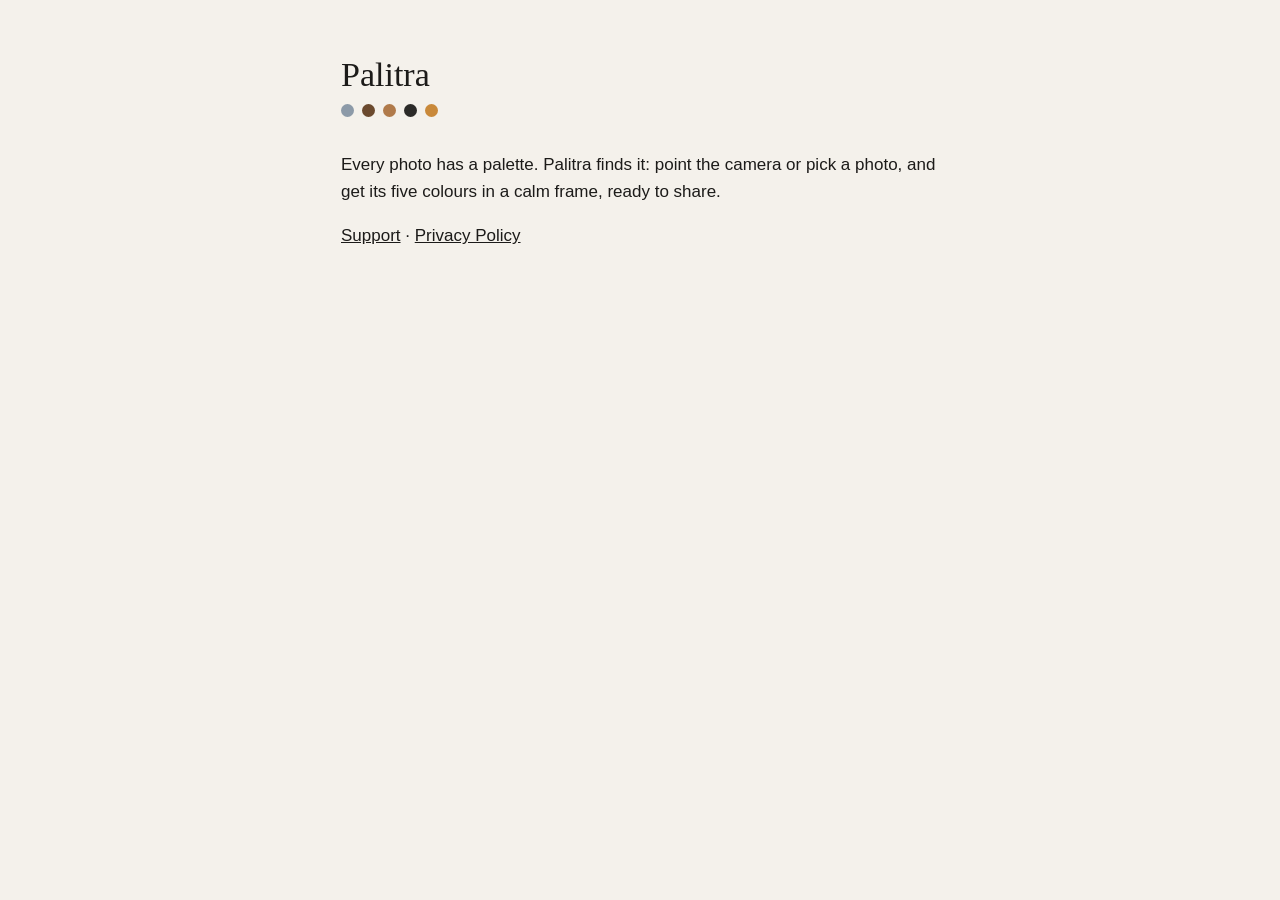
<file: index.html>
<!doctype html><html lang="en"><head><meta charset="utf-8"><meta name="viewport" content="width=device-width,initial-scale=1"><title>Palitra</title><link rel="stylesheet" href="style.css"></head>
<body><main><h1>Palitra</h1><div class="dots"><i style="background:#8C9AA8"></i><i style="background:#6B4A2E"></i><i style="background:#B07A4A"></i><i style="background:#2B2A28"></i><i style="background:#C9893A"></i></div>
<p>Every photo has a palette. Palitra finds it: point the camera or pick a photo, and get its five colours in a calm frame, ready to share.</p>
<p><a href="support.html">Support</a> · <a href="privacy.html">Privacy Policy</a></p></main></body></html>
</file>
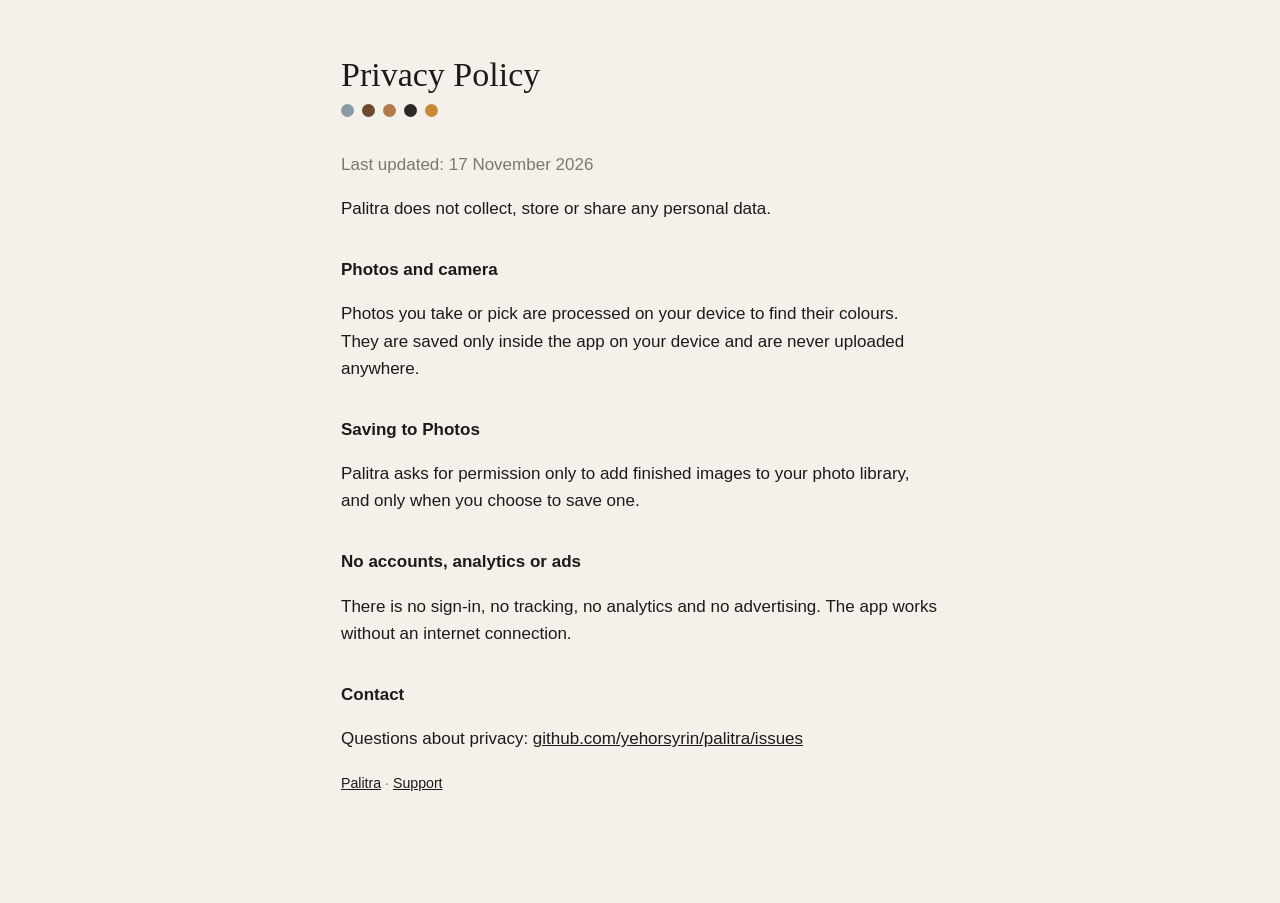
<file: privacy.html>
<!doctype html><html lang="en"><head><meta charset="utf-8"><meta name="viewport" content="width=device-width,initial-scale=1"><title>Palitra Privacy Policy</title><link rel="stylesheet" href="style.css"></head>
<body><main><h1>Privacy Policy</h1><div class="dots"><i style="background:#8C9AA8"></i><i style="background:#6B4A2E"></i><i style="background:#B07A4A"></i><i style="background:#2B2A28"></i><i style="background:#C9893A"></i></div>
<p class="mute">Last updated: 17 November 2026</p>
<p>Palitra does not collect, store or share any personal data.</p>
<h2>Photos and camera</h2>
<p>Photos you take or pick are processed on your device to find their colours. They are saved only inside the app on your device and are never uploaded anywhere.</p>
<h2>Saving to Photos</h2>
<p>Palitra asks for permission only to add finished images to your photo library, and only when you choose to save one.</p>
<h2>No accounts, analytics or ads</h2>
<p>There is no sign-in, no tracking, no analytics and no advertising. The app works without an internet connection.</p>
<h2>Contact</h2>
<p>Questions about privacy: <a href="https://github.com/yehorsyrin/palitra/issues">github.com/yehorsyrin/palitra/issues</a></p>
<p><small><a href="index.html">Palitra</a> · <a href="support.html">Support</a></small></p></main></body></html>
</file>
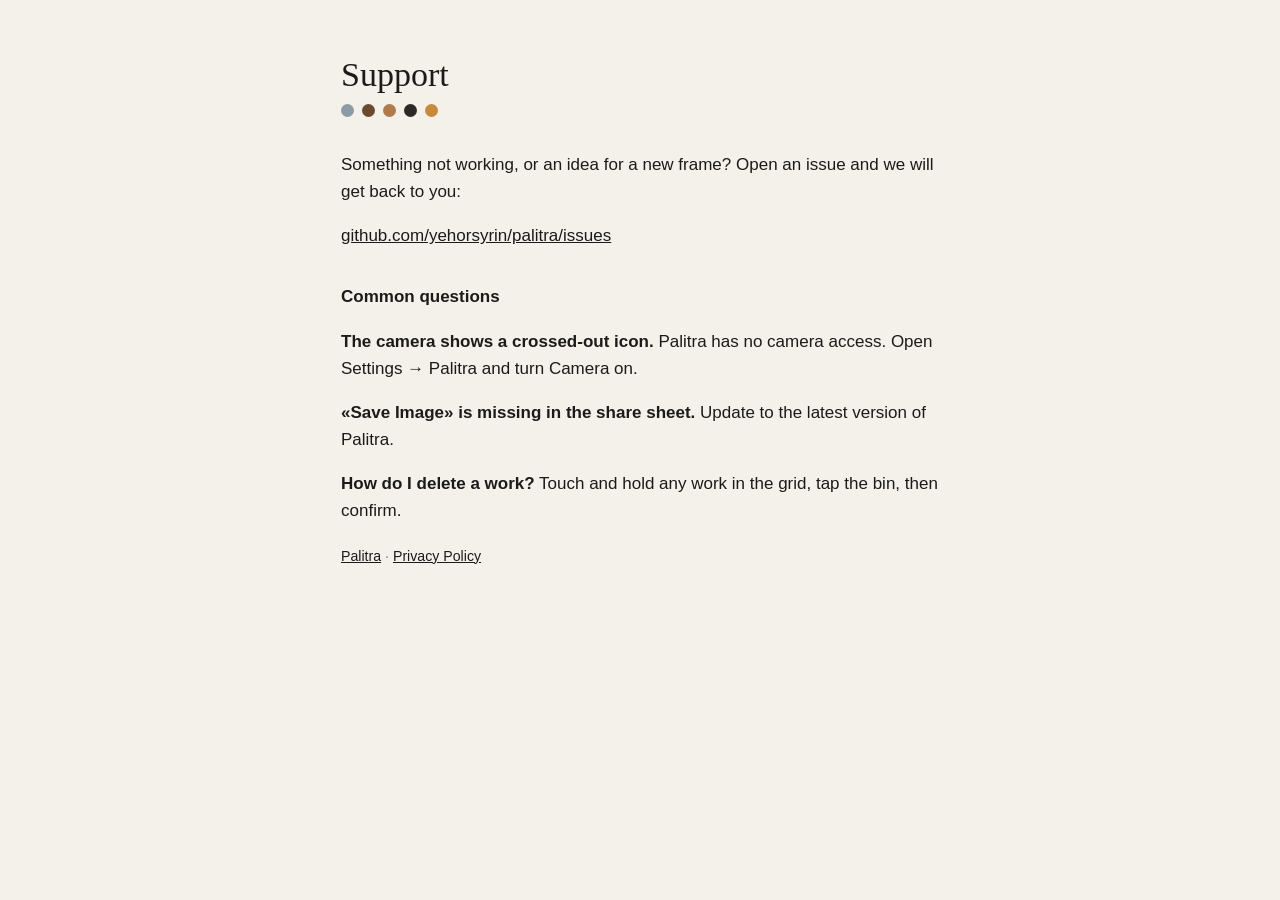
<file: support.html>
<!doctype html><html lang="en"><head><meta charset="utf-8"><meta name="viewport" content="width=device-width,initial-scale=1"><title>Palitra Support</title><link rel="stylesheet" href="style.css"></head>
<body><main><h1>Support</h1><div class="dots"><i style="background:#8C9AA8"></i><i style="background:#6B4A2E"></i><i style="background:#B07A4A"></i><i style="background:#2B2A28"></i><i style="background:#C9893A"></i></div>
<p>Something not working, or an idea for a new frame? Open an issue and we will get back to you:</p>
<p><a href="https://github.com/yehorsyrin/palitra/issues">github.com/yehorsyrin/palitra/issues</a></p>
<h2>Common questions</h2>
<p><b>The camera shows a crossed-out icon.</b> Palitra has no camera access. Open Settings → Palitra and turn Camera on.</p>
<p><b>«Save Image» is missing in the share sheet.</b> Update to the latest version of Palitra.</p>
<p><b>How do I delete a work?</b> Touch and hold any work in the grid, tap the bin, then confirm.</p>
<p><small><a href="index.html">Palitra</a> · <a href="privacy.html">Privacy Policy</a></small></p></main></body></html>
</file>
<file: style.css>
:root{--paper:#F4F1EB;--ink:#1C1B19;--mute:#7d786f}
*{box-sizing:border-box}body{margin:0;background:var(--paper);color:var(--ink);font:17px/1.6 -apple-system,BlinkMacSystemFont,"Helvetica Neue",sans-serif}
main{max-width:640px;margin:0 auto;padding:55px 21px 89px}h1{font:400 34px/1.2 "New York",Georgia,serif;margin:0 0 8px}
.dots{display:flex;gap:8px;margin:0 0 34px}.dots i{width:13px;height:13px;border-radius:50%;display:block}
h2{font-size:17px;margin:34px 0 8px}p,li{color:var(--ink)}small,.mute{color:var(--mute)}a{color:var(--ink)}
</file>
